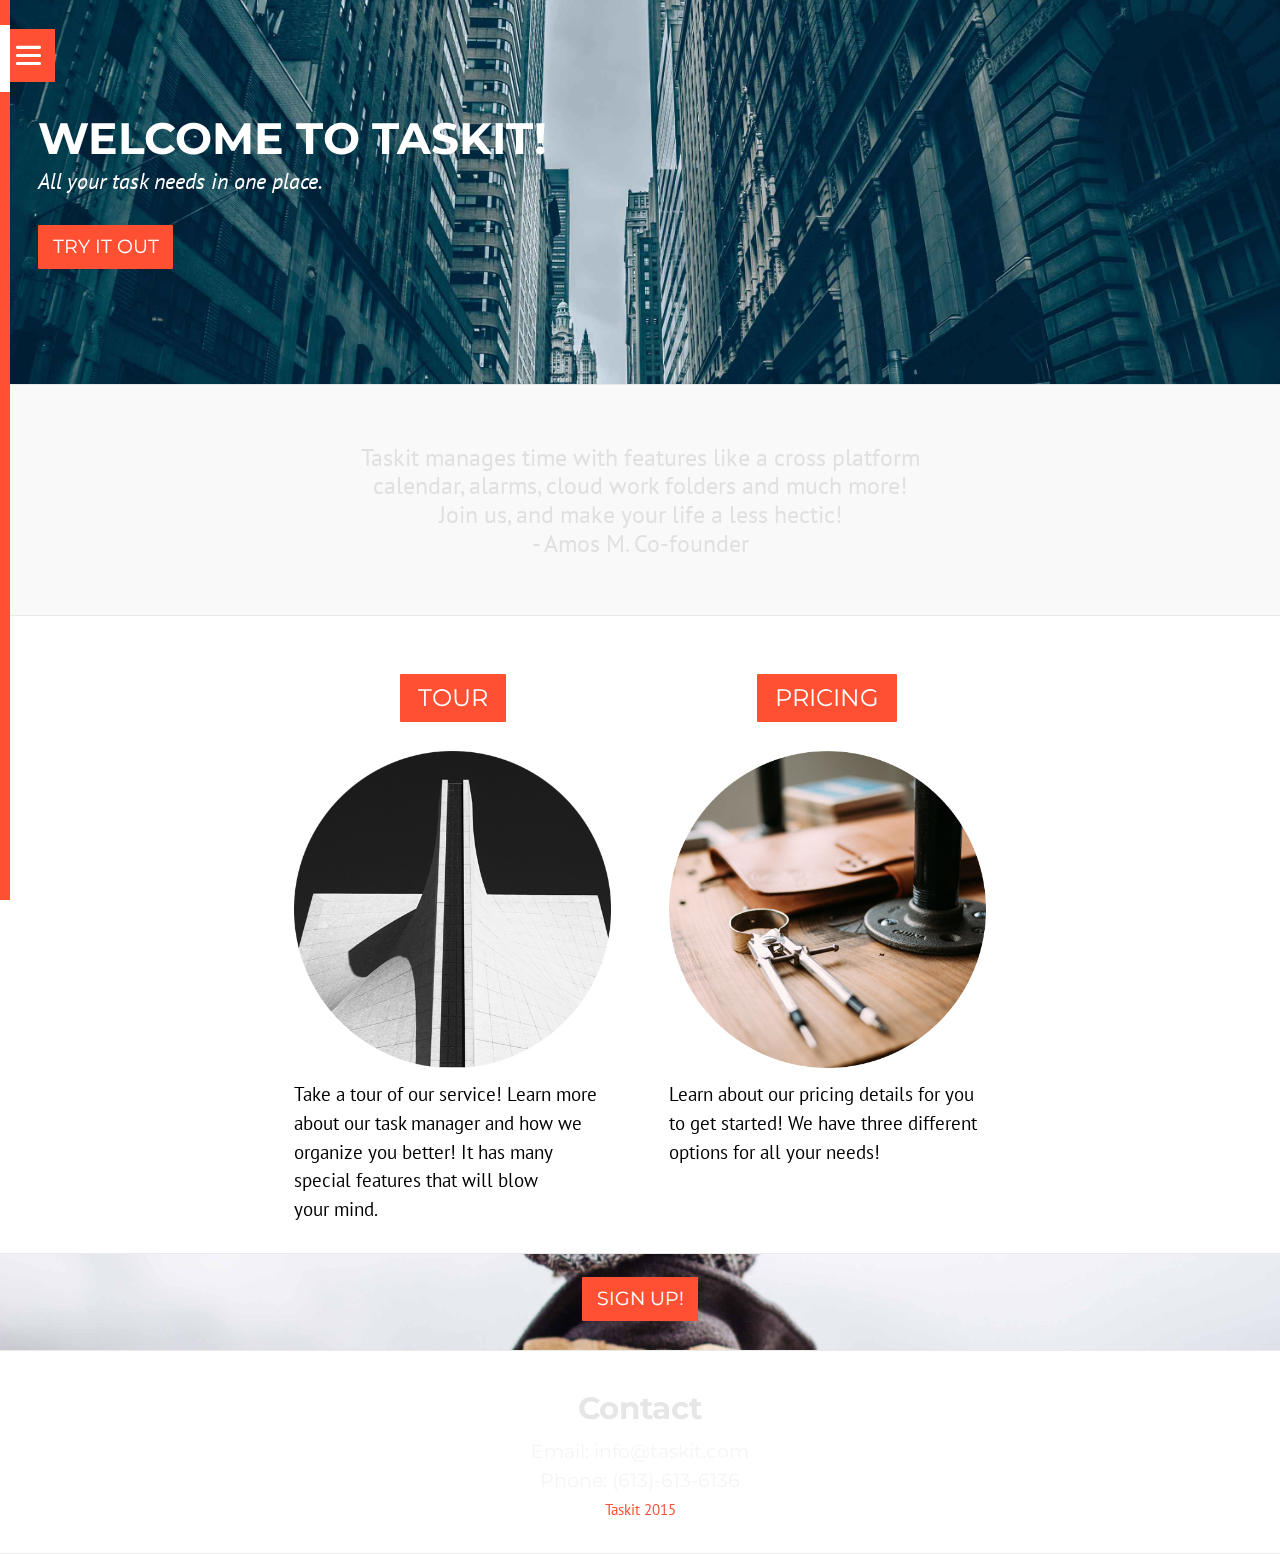
<file: index.html>
<!DOCTYPE html>
<html lang="en-ca">
<head>
	<link href="images/favicon.ico" rel="shortcut icon">
	<meta charset="utf-8">
	<link href="css/modules.css" rel="stylesheet">
	<link href="css/grid.css" rel="stylesheet">
	<link href="css/typography.css" rel="stylesheet">
	<link href="css/colour.css" rel="stylesheet">
	<link href="css/main.css" rel="stylesheet">
	
	<title>Taskit</title>

	<meta name="handheldfriendly" content="true">
	<meta name="mobileoptimized" content="240">
	<meta name="viewport" content="width=device-width, initial-scale=1">
	
	<link href='https://fonts.googleapis.com/css?family=Montserrat:400,700|PT+Sans:400,400italic' rel='stylesheet' type='text/css'>
	<style>
	h1,h2,h3,h4,nav,a {
		font-family: 'Montserrat', sans-serif;
	}
	p {
		font-family: 'PT sans', sans-serif;
	}
	</style>

</head>

<body>

<ul class="skip-links">
	<li><a href="#main" class="unit">Skip to main content</a></li>
	<li><a href="#nav" class="unit">Skip to navigation</a></li>
</ul>

<header class="">
	<input type="checkbox" class="nav-check" id="nav-check">
	<!-- This is the button we’d click to open/close the navigation -->
	<label class="nav-label pad-t" for="nav-check"><img src="images/toggle-button.svg" alt=""></label>

	<nav id="nav" class="nav text-center" role="navigation">
		<a class="push-down bold white selected-page" href="index.html">HOME</a>
		<a class="bold white" href="pricing.html">PRICING</a>
		<a class="bold white" href="tour.html">TOUR</a>
		<a class="bold white" href="signup.html">SIGNUP</a>
	</nav>

	<div class="fade"></div>

</header>

<main id="main" class="" role="main">
<div class="hero-banner hero " role="banner">
	<div class="hero-content">
		<h1 class="bold yotta push-none white">WELCOME TO TASKIT!</h1>
		<p class="mega italic white">All your task needs in one place.</p>
		<a class="btn" href="signup.html">TRY IT OUT</a>
	</div>
</div>

<div class="line-separator"></div>

<div class="gutterpad-t-2 b-grey-light">
<p class="giga island-2 grey text-center intro">Taskit manages time with features like a cross platform calendar, alarms, cloud work folders and much more! Join us, and make your life a less&nbsp;hectic!<br> - Amos M. Co-founder</p>
</div>

<div class="line-separator"></div>

<div class="grid gutter wrapper">

<div class="unit xs-1 s-1 m-1-2 l-1-2 gutter pad-t-2">
		<figure>
			<div class="text-center">
				<a href="tour.html" class="btn giga push">TOUR</a>
			</div>
			<div class="embed embed--1by1">
				<img class="embed__item" src="images/features.jpg" alt="">
			</div>
			<figcaption>
				<p class="push-d-1-2">Take a tour of our service! Learn more about our task manager and how we organize you better! It has many special features that will blow your&nbsp;mind.</p>
			</figcaption>
		</figure>
	</div>

<div class="unit xs-1 s-1 m-1-2 l-1-2 gutter pad-t-2 header-button push-2">
		<figure>
			<div class="text-center">
			<a href="pricing.html" class="text-center btn giga push" >PRICING</a>
			</div>
			<div class="embed embed--1by1">
				<img class="embed__item" src="images/pricing" alt="">
			</div>
			<figcaption>
				<p class="push-d-1-2">Learn about our pricing details for you to get started! We have three different options for all your needs!</p>
			</figcaption>
		</figure>
		
	</div>
</div>

<div class="line-separator"></div>


<div class="signup-banner push-d">
	<div class="signup-banner-content pad-t pad-b text-center">
		<a class="btn" href="signup.html">SIGN UP!</a>
	</div>
</div>

</main>

<div class="line-separator"></div>

<footer class="orange text-center gutterpad-b pad-t">
	
	<h2 class="grey push-none">Contact</h2>
	<a class="grey block contact" href="mailto:info@taskit.com?">Email: info@taskit.com</a>
	<a class="grey contact" href="tel:">Phone: (613)-613-6136 </a>
	
	<div role="contentinfo">
		<p class="micro">Taskit 2015</p>
	</div>
</footer>

<div class="line-separator"></div>

</body>
</html>
</file>
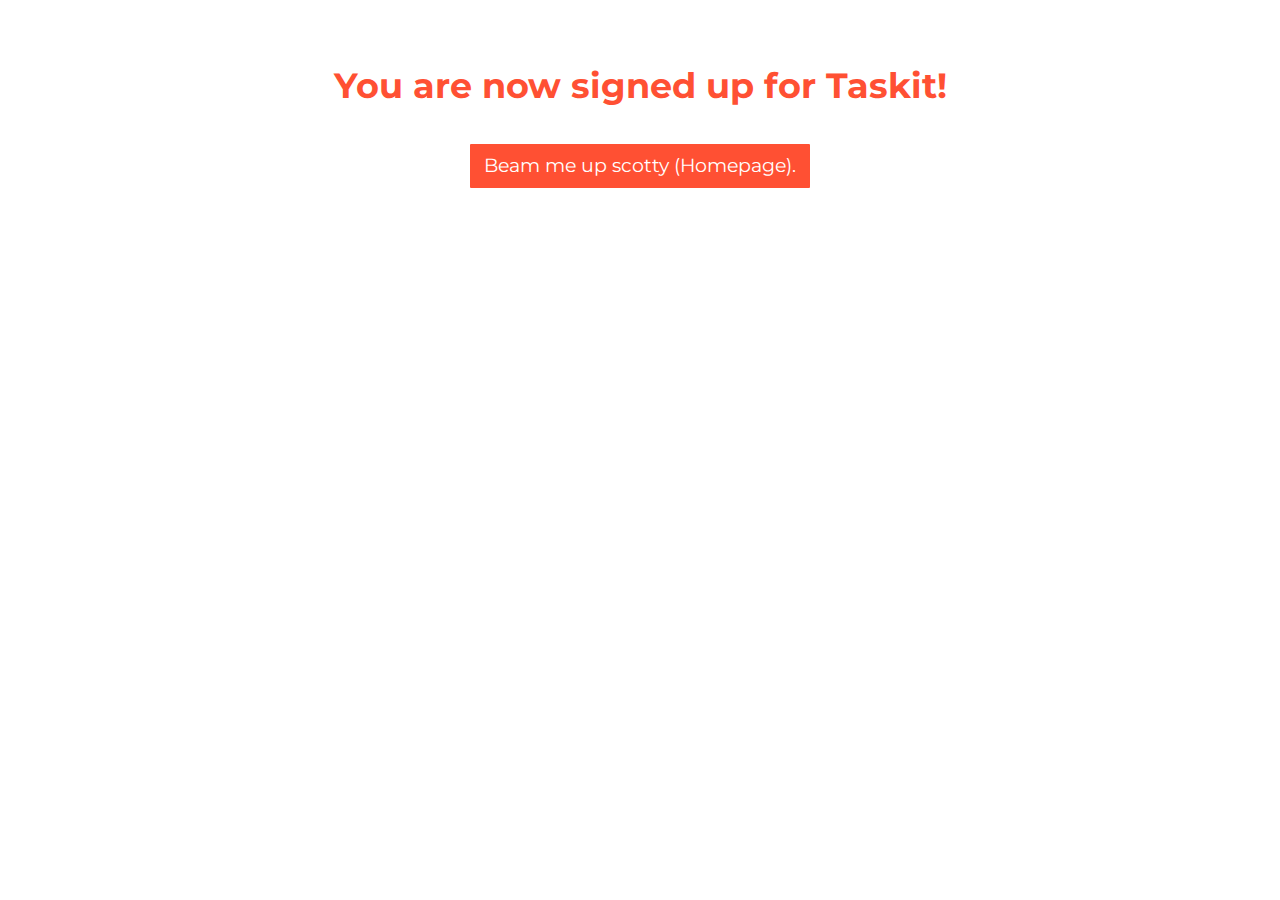
<file: confirmation.html>
<!DOCTYPE html>
<html lang="en-ca">
<head>
	<meta charset="utf-8">
	<link href="css/modules.css" rel="stylesheet">
	<link href="css/grid.css" rel="stylesheet">
	<link href="css/typography.css" rel="stylesheet">
	<link href="css/colour.css" rel="stylesheet">
	<link href="css/main.css" rel="stylesheet">
	
	<title>Taskit</title>

	<meta name="handheldfriendly" content="true">
	<meta name="mobileoptimized" content="240">
	<meta name="viewport" content="width=device-width, initial-scale=1">
	
	<link href='https://fonts.googleapis.com/css?family=Montserrat:400,700|PT+Sans:400,400italic' rel='stylesheet' type='text/css'>
	<style>
	h1,h2,h3,h4,nav,a {
		font-family: 'Montserrat', sans-serif;
	}
	p {
		font-family: 'PT sans', sans-serif;
	}
	</style>

</head>
<body class="white grid">

<ul class="skip-links">
	<li><a href="#main" class="unit">Skip to main content</a></li>
	<li><a href="#nav" class="unit">Skip to navigation</a></li>
</ul>

<div class="pad-t-2 unit xs-1 s-1 m-1 l-1 text-center">
	<h1 class="orange">You are now signed up for Taskit!</h1>
	<a class="btn" href="index.html">Beam me up scotty (Homepage).</a>
</div>

</body>
</html>
</file>
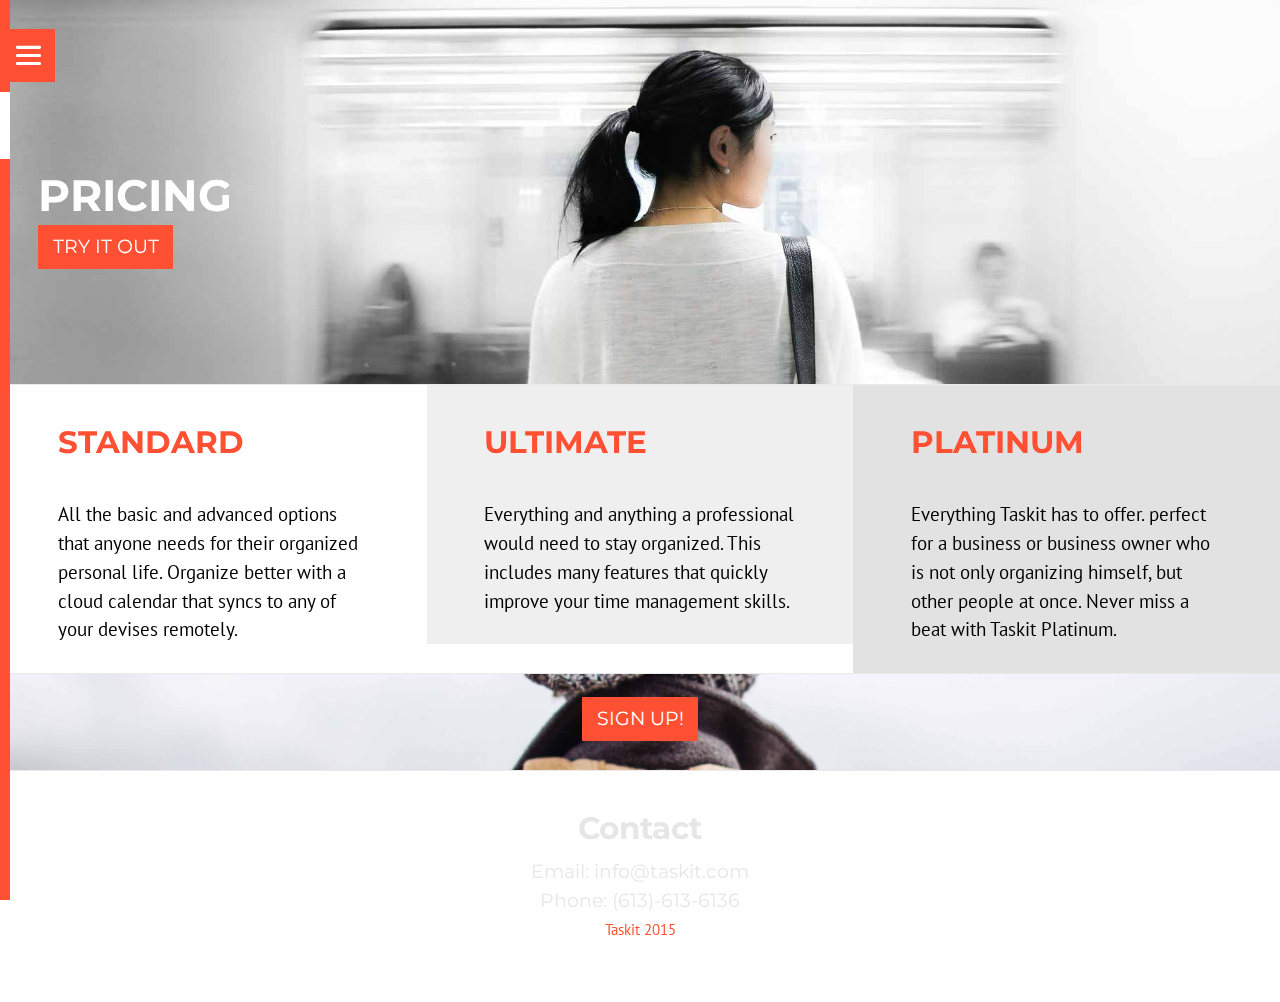
<file: pricing.html>
<!DOCTYPE html>
<html lang="en-ca">
<head>
	<meta charset="utf-8">
	<link href="css/modules.css" rel="stylesheet">
	<link href="css/grid.css" rel="stylesheet">
	<link href="css/typography.css" rel="stylesheet">
	<link href="css/colour.css" rel="stylesheet">
	<link href="css/main.css" rel="stylesheet">
	
	<title>Taskit</title>

	<meta name="handheldfriendly" content="true">
	<meta name="mobileoptimized" content="240">
	<meta name="viewport" content="width=device-width, initial-scale=1">
	
	<link href='https://fonts.googleapis.com/css?family=Montserrat:400,700|PT+Sans:400,400italic' rel='stylesheet' type='text/css'>
	<style>
	h1,h2,h3,h4,nav,a {
		font-family: 'Montserrat', sans-serif;
	}
	p {
		font-family: 'PT sans', sans-serif;
	}
	</style>
</head>

<body>

<ul class="skip-links">
	<li><a href="#main" class="unit">Skip to main content</a></li>
	<li><a href="#nav" class="unit">Skip to navigation</a></li>
</ul>

<header>
	<input type="checkbox" class="nav-check" id="nav-check">
	<!-- This is the button we’d click to open/close the navigation -->
	<label class="nav-label pad-t" for="nav-check"><img src="images/toggle-button.svg" alt=""></label>

	<nav id="nav" class="nav text-center" role="navigation">
		<a class="push-down bold white" href="index.html">HOME</a>
		<a class="bold white selected-page" href="pricing.html">PRICING</a>
		<a class="bold white" href="tour.html">TOUR</a>
		<a class="bold white" href="signup.html">SIGNUP</a>
	</nav>

	<div class="fade"></div>
</header>

<!-- Main -->
<div class="grid">
<main id="main" role="main">
<div class="hero-banner hero-pricing unit xs-1 s-1 m-1 l-1" role="banner">
	<div class="hero-content">
		<h1 class="bold yotta push-none white">PRICING</h1>
		<a class="btn" href="signup.html">TRY IT OUT</a>
	</div>
</div>

<div class="line-separator"></div>

<div class="unit xs-1 s-1 m-1 l-1-3 pad-t gutter-2">
	<h2 class="orange">STANDARD</h2>
	<p class="push-d-1-2 push-none pad-b">All the basic and advanced options that anyone needs for their organized personal life. Organize better with a cloud calendar that syncs to any of your devises remotely.</p>
</div>	

<div class="unit xs-1 s-1 m-1 l-1-3 gutter-2 pad-t b-grey-lt">
	<h2 class="orange">ULTIMATE</h2>
	<p class="push-d-1-2 push-none pad-b">Everything and anything a professional would need to stay organized. This includes many features that quickly improve your time management skills.</p>
</div>	

<div class="unit xs-1 s-1 m-1 l-1-3 gutter-2 pad-t  b-grey-drk">
	<h2 class="orange">PLATINUM</h2>
	<p class="push-d-1-2 push-none pad-b">Everything Taskit has to offer. perfect for a business or business owner who is not only organizing himself, but other people at once. Never miss a beat with Taskit Platinum.</p>
</div>	
</div>

<div class="line-separator"></div>

<div class="signup-banner push-d">
	<div class="signup-banner-content pad-t pad-b text-center">
		<a class="btn" href="signup.html">SIGN UP!</a>
	</div>
</div>

<div class="line-separator"></div>

</main>

<footer class="orange text-center gutter unit xs-1 s-1 m-1 l-1 pad-b pad-t">
	
	<h2 class="grey push-none">Contact</h2>
	<a class="grey block" href="mailto:info@taskit.com?">Email: info@taskit.com</a>
	<a class="grey" href="tel:">Phone: (613)-613-6136 </a>

	<div role="contentinfo">
		<p class="micro">Taskit 2015</p>
	</div>

</footer>
</body>
</html>
</file>
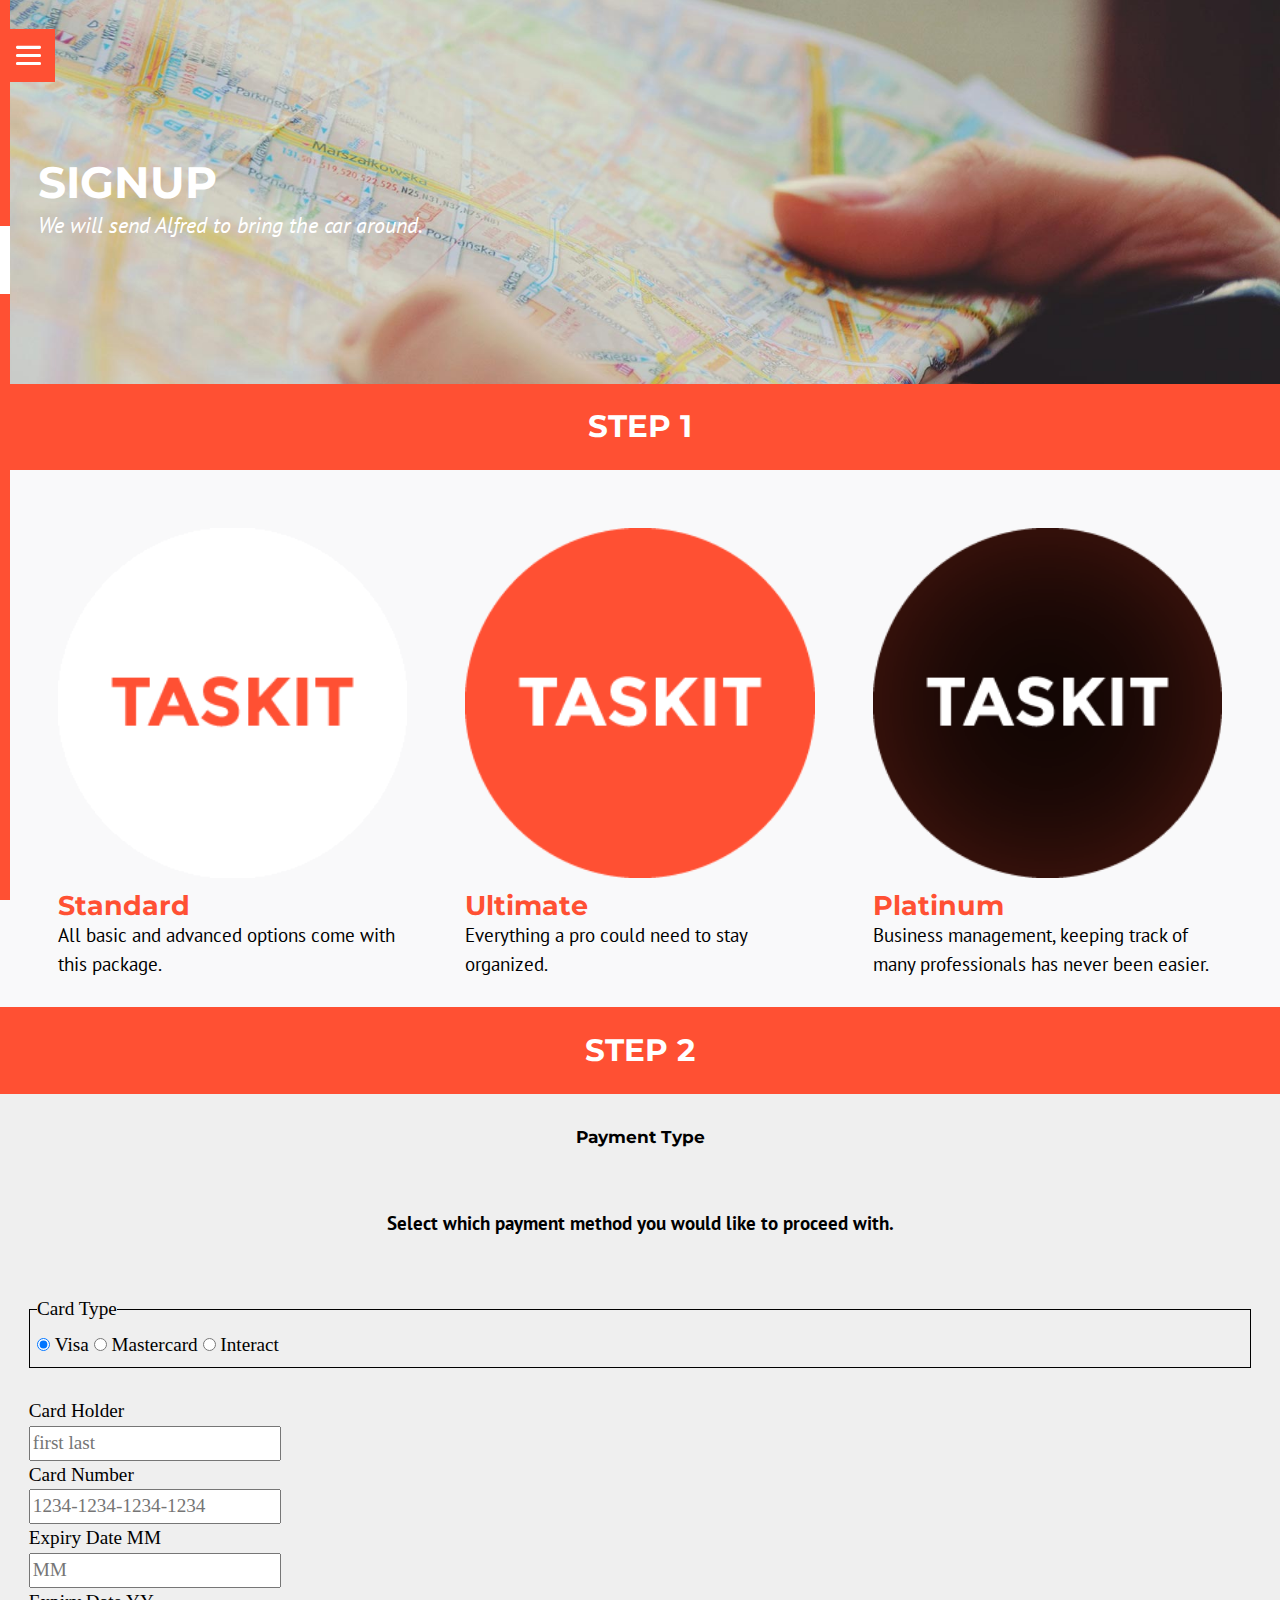
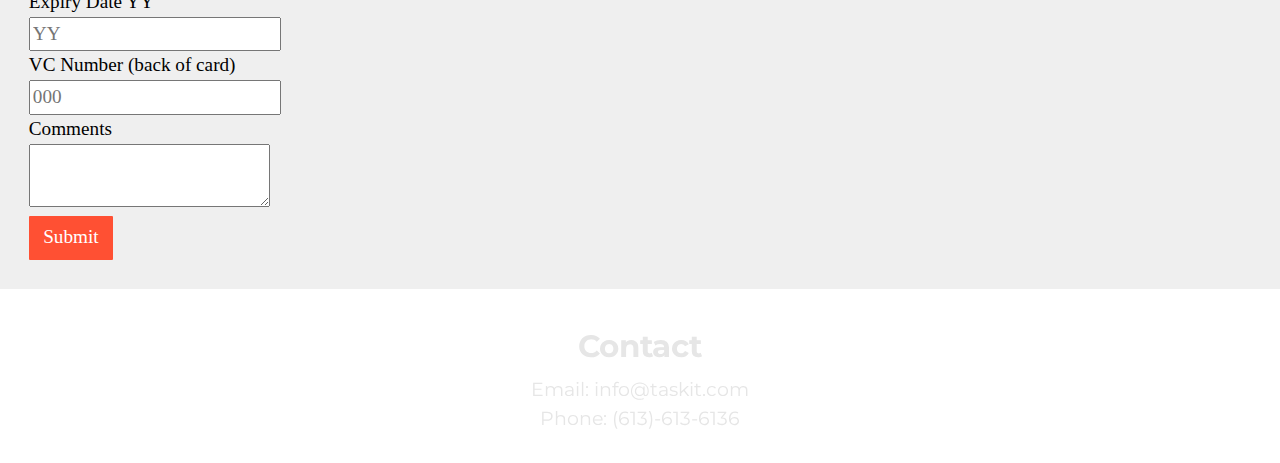
<file: signup.html>
<!DOCTYPE html>
<html lang="en-ca">
<head>
	<meta charset="utf-8">
	<link href="css/modules.css" rel="stylesheet">
	<link href="css/grid.css" rel="stylesheet">
	<link href="css/typography.css" rel="stylesheet">
	<link href="css/colour.css" rel="stylesheet">
	<link href="css/main.css" rel="stylesheet">
	
	<title>Taskit</title>

	<meta name="handheldfriendly" content="true">
	<meta name="mobileoptimized" content="240">
	<meta name="viewport" content="width=device-width, initial-scale=1">

	<link href='https://fonts.googleapis.com/css?family=Montserrat:400,700|PT+Sans:400,400italic' rel='stylesheet' type='text/css'>
	<style>
	h1,h2,h3,h4,nav,a {
		font-family: 'Montserrat', sans-serif;
	}
	p {
		font-family: 'PT sans', sans-serif;
	}
	</style>

</head>

<body class="grid">

<ul class="skip-links">
	<li><a href="#main" class="unit">Skip to main content</a></li>
	<li><a href="#nav" class="unit">Skip to navigation</a></li>
</ul>

<header class="unit">
	<input type="checkbox" class="nav-check" id="nav-check">
	<!-- This is the button we’d click to open/close the navigation -->
	<label class="nav-label pad-t" for="nav-check"><img src="images/toggle-button.svg" alt=""></label>

	<nav id="nav" class="nav text-center" role="navigation">
		<a class="push-down bold white" href="index.html">HOME</a>
		<a class="bold white" href="pricing.html">PRICING</a>
		<a class="bold white" href="tour.html">TOUR</a>
		<a class="bold white selected-page" href="signup.html">SIGNUP</a>
	</nav>

	<div class="fade"></div>

</header>

<main id="main" class="" role="main">

<div class="hero-banner hero-sign unit xs-1 s-1 m-1 l-1" role="banner">
	<div class="hero-content">
		<h1 class="bold yotta push-none white">SIGNUP</h1>
		<p class="mega italic white">We will send Alfred to bring the car around.</p>
	</div>
</div>

<!-- step 1 (options) -->
<div class="unit xs-1 s-1 m-1 l-1 b-color-orange white text-center push-none island-1-2"><h2 class="push-none">STEP 1</h2></div>


<div class="gutter b-grey-light pad-t">


<div class="unit xs-1 s-1 m-1-3 l-1-3 gutter pad-t b-grey-light">
		<figure>
			<div class="embed embed--1by1">
				<img class="embed__item" src="images/standard.png" alt="">
			</div>
			<figcaption>
				<h3 class="push-none pad-t-1-2 orange">Standard</h3>
				<p class="push-d-1-4">All basic and advanced options come with this package.</p>
			</figcaption>
		</figure>
	</div>	

<div class="unit xs-1 s-1 m-1-3 l-1-3 gutter pad-t b-grey-light">
		<figure>
			<div class="embed embed--1by1">
				<img class="embed__item" src="images/ultimate.png" alt="">
			</div>
			<figcaption>
				<h3 class="orange pad-t-1-2 push-none">Ultimate</h3>			
				<p class="push-d-1-4">Everything a pro could need to stay organized.</p>
			</figcaption>
		</figure>
	</div>

<div class="unit xs-1 s-1 m-1-3 l-1-3 gutter pad-t b-grey-light">
		<figure>
			<div class="embed embed--1by1">
				<img class="embed__item" src="images/platinum.png" alt="">
			</div>
			<figcaption>
				<h3 class="orange pad-t-1-2 push-none">Platinum</h3>			
				<p class="push-d-1-4">Business management, keeping track of many professionals has never been easier.</p>
			</figcaption>
		</figure>
	</div>
</div>
<!-- End of step 1 -->

<!-- step 2 (payment type) All of this will be in a table when we learn how to do that which is why some formatting is off right now-->

<div class="unit xs-1 s-1 m-1 l-1 text-center push-none island-1-2 b-color-orange white"><h2 class="push-none">STEP 2</h2></div>

<div class="b-grey-lt pad-t pad-b">
<h3 class="milli unit text-center xs-1 s-1 m-1 l-1">Payment Type</h3>
<p class="unit xs-1 s-1 m-1 l-1 text-center bold island b-grey-lt">Select which payment method you would like to proceed with.</p>

<form action="https://formspree.io/amospetermarsters@gmail.com"
      method="POST">
<div class="gutter unit xs-1 s-1 m-1 l-1">

	<fieldset>
		<legend>Card Type</legend>
		
		<input id="visa" type="radio" name="card" checked>
		<label for="visa">Visa</label>
		
		<input id="mastercard" type="radio" name="card">
		<label for="mastercard">Mastercard</label>
		
		<input id="interact" type="radio" name="card">
		<label for="interact">Interact</label>
	
	</fieldset>

	<!-- <div>
		<label for="card">Card Type</label>
		<select id="card" required>
			<option>Visa</option>
			<option>Visa Debit</option>
			<option>Mastercard</option>
			<option>Paypal</option>
		</select>
	</div> -->

	<div>
		<label for="card-holder">Card Holder</label>
		<input id="card-holder" required placeholder="first last" name="card-holder">
	</div>

	<div>
		<label for="card-number">Card Number</label>
		<input id="card-number" type"number" required placeholder="1234-1234-1234-1234" name="card-number">
	</div>

	<div>
		<label for="expiry">Expiry Date MM</label>
		<input id="expiry" type="" required placeholder="MM" name="Month">
	</div>

	<div>
		<label for="expiry">Expiry Date YY</label>
		<input id="expiry" type="" required placeholder="YY" name="Year">
	</div>

	<div>
		<label for="vc">VC Number (back of card)</label>
		<input id="vc" required placeholder="000" name="VC">
	</div>

	<div>
		<label for="comment">Comments</label>
		<textarea id="comment" name="Comment"></textarea>
	</div>

	<div>
		<button class="btn" type="submit">Submit</button>
	</div>

	<input type="hidden" name="_next" value="https://http://b2g7m.github.io/dsn1675-saas-website/confirmation.html">

</div>
</form>



</div> <!-- Background grey end -->
<!-- End of step 2 -->

</main>

<footer class="orange text-center gutter unit xs-1 s-1 m-1 l-1 pad-b pad-t">
	
	<h2 class="grey push-none">Contact</h2>
	<a class="grey block" href="mailto:info@taskit.com?">Email: info@taskit.com</a>
	<a class="grey" href="tel:">Phone: (613)-613-6136 </a>

</footer>
</body>
</html>
</file>
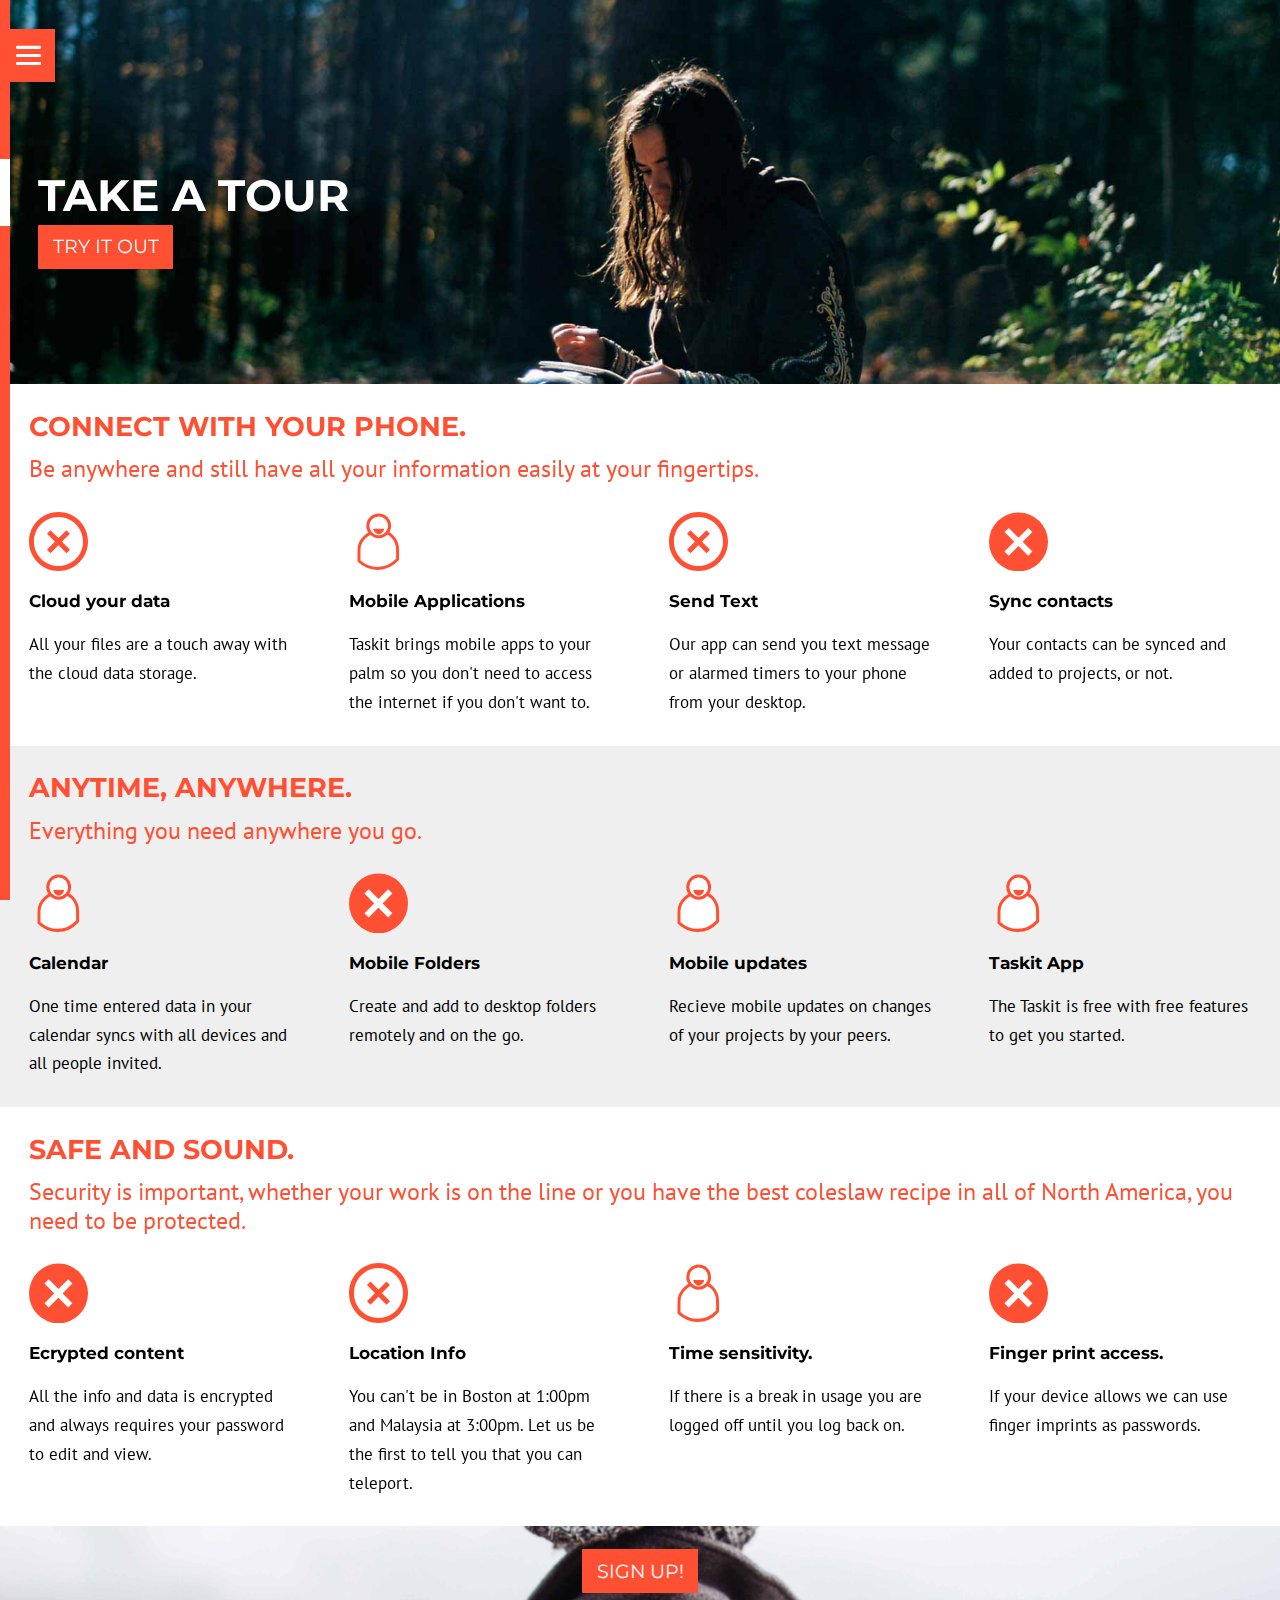
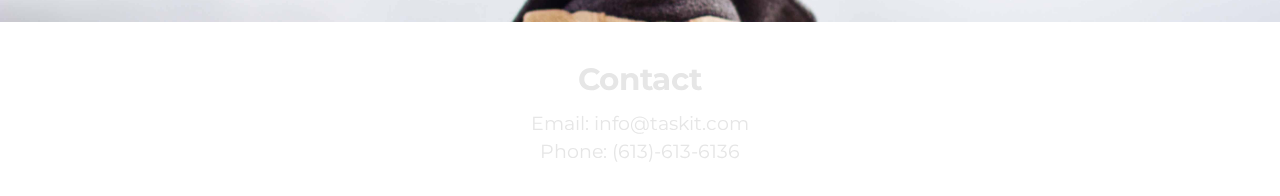
<file: tour.html>
<!DOCTYPE html>
<html lang="en-ca">
<head>

	<meta charset="utf-8">
	<link href="css/modules.css" rel="stylesheet">
	<link href="css/grid.css" rel="stylesheet">
	<link href="css/typography.css" rel="stylesheet">
	<link href="css/colour.css" rel="stylesheet">
	<link href="css/main.css" rel="stylesheet">

	
	<title>Taskit</title>

	<meta name="handheldfriendly" content="true">
	<meta name="mobileoptimized" content="240">
	<meta name="viewport" content="width=device-width, initial-scale=1">
	
	<link href='https://fonts.googleapis.com/css?family=Montserrat:400,700|PT+Sans:400,400italic' rel='stylesheet' type='text/css'>
	<style>
	h1,h2,h3,h4,nav,a {
		font-family: 'Montserrat', sans-serif;
	}
	p {
		font-family: 'PT sans', sans-serif;
	}
	</style>

</head>

<body class="">

<ul class="skip-links">
	<li><a href="#main" class="unit">Skip to main content</a></li>
	<li><a href="#nav" class="unit">Skip to navigation</a></li>
</ul>

<header class="">
	<input type="checkbox" class="nav-check" id="nav-check">
	<!-- This is the button we’d click to open/close the navigation -->
	<label class="nav-label pad-t" for="nav-check"><img src="images/toggle-button.svg" alt=""></label>

	<nav id="nav" class="nav text-center" role="navigation">
		<a class="push-down bold white" href="index.html">HOME</a>
		<a class="bold white" href="pricing.html">PRICING</a>
		<a class="bold white selected-page" href="tour.html">TOUR</a>
		<a class="bold white" href="signup.html">SIGNUP</a>
	</nav>

	<div class="fade"></div>

</header>

<main id="main" class="" role="main">

<div class="hero-banner hero-tour unit xs-1 s-1 m-1 l-1" role="banner">
	<div class="hero-content">
		<h1 class="bold yotta push-none white">TAKE A TOUR</h1>
		<a class="btn" href="signup.html">TRY IT OUT</a>
	</div>
</div>

<!-- 1/3 -->
<div class="grid">
<div class="pad-t">
	<div class="unit xs-1 s-1 m-1 l-1 gutter orange">
	<h3 class="push-none">CONNECT WITH YOUR PHONE.</h3>
	<p class="push-d-1-2 giga">Be anywhere and still have all your information easily at your fingertips.</p>
	</div>

<div class="unit xs-1 s-1 m-1-2 l-1-4">
	<div class="media gutter-1-2">
		<div class="media__img gutter-1-2">
			<img class="" src="images/o-c-o.svg" alt="">
		</div>
		<div class="media__body gutter-1-2">
			<h3 class="milli push-1-2 pad-t-1-4">Cloud your data</h3>
			<p class="milli">All your files are a touch away with the cloud data storage.</p>
		</div>		
	</div>
</div>

<div class="unit xs-1 s-1 m-1-2 l-1-4">
	<div class="media gutter-1-2">
		<div class="media__img gutter-1-2">
			<img class="" src="images/person-outline.svg" alt="">
		</div>
		<div class="media__body gutter-1-2">
			<h3 class="milli push-1-2 pad-t-1-4">Mobile Applications</h3>
			<p class="milli">Taskit brings mobile apps to your palm so you don't need to access the internet if you don't want to.</p>
		</div>		
	</div>
</div>

<div class="unit xs-1 s-1 m-1-2 l-1-4">
	<div class="media gutter-1-2">
		<div class="media__img gutter-1-2">
			<img class="" src="images/o-c-o.svg" alt="">
		</div>
		<div class="media__body gutter-1-2">
			<h3 class="milli push-1-2 pad-t-1-4">Send Text</h3>
			<p class="milli">Our app can send you text message or alarmed timers to your phone from your desktop.</p>
		</div>		
	</div>
</div>

<div class="unit xs-1 s-1 m-1-2 l-1-4">
	<div class="media gutter-1-2">
		<div class="media__img gutter-1-2">
			<img class="" src="images/o-c-f.svg" alt="">
		</div>
		<div class="media__body gutter-1-2">
			<h3 class="milli push-1-2 pad-t-1-4">Sync contacts</h3>
			<p class="milli">Your contacts can be synced and added to projects, or not.</p>
		</div>		
	</div>
</div>
</div>
<!-- 1/3 -->

<!-- 2/3 -->
<div class="b-grey-lt pad-t">
	<div class="unit xs-1 s-1 m-1 l-1 gutter orange">
	<h3 class="push-none">ANYTIME, ANYWHERE.</h3>
	<p class="push-d-1-2 giga">Everything you need anywhere you go.</p>
	</div>
	
<div class="unit xs-1 s-1 m-1-2 l-1-4">
	<div class="media gutter-1-2">
		<div class="media__img gutter-1-2">
			<img class="" src="images/person-outline.svg" alt="">
		</div>
		<div class="media__body gutter-1-2">
			<h3 class="milli push-1-2 pad-t-1-4">Calendar</h3>
			<p class="milli">One time entered data in your calendar syncs with all devices and all people invited.</p>
		</div>		
	</div>
</div>

<div class="unit xs-1 s-1 m-1-2 l-1-4">
	<div class="media gutter-1-2">
		<div class="media__img gutter-1-2">
			<img class="" src="images/o-c-f.svg" alt="">
		</div>
		<div class="media__body gutter-1-2">
			<h3 class="milli push-1-2 pad-t-1-4">Mobile Folders</h3>
			<p class="milli">Create and add to desktop folders remotely and on the go.</p>
		</div>		
	</div>
</div>

<div class="unit xs-1 s-1 m-1-2 l-1-4">
	<div class="media gutter-1-2">
		<div class="media__img gutter-1-2">
			<img class="" src="images/person-outline.svg" alt="">
		</div>
		<div class="media__body gutter-1-2">
			<h3 class="milli push-1-2 pad-t-1-4">Mobile updates</h3>
			<p class="milli">Recieve mobile updates on changes of your projects by your peers.</p>
		</div>
	</div>
</div>

<div class="unit xs-1 s-1 m-1-2 l-1-4">
	<div class="media gutter-1-2">
		<div class="media__img gutter-1-2">
			<img class="" src="images/person-outline.svg" alt="">
		</div>
		<div class="media__body gutter-1-2">
			<h3 class="milli push-1-2 pad-t-1-4">Taskit App</h3>
			<p class="milli">The Taskit is free with free features to get you started.</p>
		</div>		
	</div>
</div>
</div>
<!-- 2/3 -->

<!-- 3/3 -->
<div class="pad-t">
	<div class="unit xs-1 s-1 m-1 l-1 gutter orange">
	<h3 class="push-none">SAFE AND SOUND.</h3>
	<p class="push-d-1-2 giga">Security is important, whether your work is on the line or you have the best coleslaw recipe in all of North America, you need to be protected.</p>
	</div>
	
<div class="unit xs-1 s-1 m-1-2 l-1-4">
	<div class="media gutter-1-2">
		<div class="media__img gutter-1-2">
			<img class="" src="images/o-c-f.svg" alt="">
		</div>
		<div class="media__body gutter-1-2">
			<h3 class="milli push-1-2 pad-t-1-4">Ecrypted content</h3>
			<p class="milli">All the info and data is encrypted and always requires your password to edit and view.</p>
		</div>		
	</div>
</div>

<div class="unit xs-1 s-1 m-1-2 l-1-4">
	<div class="media gutter-1-2">
		<div class="media__img gutter-1-2">
			<img class="" src="images/o-c-o.svg" alt="">
		</div>
		<div class="media__body gutter-1-2">
			<h3 class="milli push-1-2 pad-t-1-4">Location Info</h3>
			<p class="milli">You can't be in Boston at 1:00pm and Malaysia at 3:00pm. Let us be the first to tell you that you can teleport.</p>
		</div>		
	</div>
</div>

<div class="unit xs-1 s-1 m-1-2 l-1-4">
	<div class="media gutter-1-2">
		<div class="media__img gutter-1-2">
			<img class="" src="images/person-outline.svg" alt="">
		</div>
		<div class="media__body gutter-1-2">
			<h3 class="milli push-1-2 pad-t-1-4">Time sensitivity.</h3>
			<p class="milli">If there is a break in usage you are logged off until you log back on.</p>
		</div>		
	</div>
</div>

<div class="unit xs-1 s-1 m-1-2 l-1-4">
	<div class="media gutter-1-2">
		<div class="media__img gutter-1-2">
			<img class="" src="images/o-c-f.svg" alt="">
		</div>
		<div class="media__body gutter-1-2">
			<h3 class="milli push-1-2 pad-t-1-4">Finger print access.</h3>
			<p class="milli">If your device allows we can use finger imprints as passwords.</p>
		</div>		
	</div>
</div>
</div>
<!-- 3/3 -->
</div>
</div>

<div class="signup-banner push-d">
	<div class="signup-banner-content pad-t pad-b text-center">
		<a class="btn" href="signup.html">SIGN UP!</a>
	</div>
</div>
</main>

<footer class="orange text-center gutter unit xs-1 s-1 m-1 l-1 pad-b pad-t">
	
	<h2 class="grey push-none">Contact</h2>
	<a class="grey block" href="mailto:info@taskit.com?">Email: info@taskit.com</a>
	<a class="grey" href="tel:">Phone: (613)-613-6136 </a>

</footer>
</body>
</html>
</file>
<file: css/modules.css>
/*!
 * Modulifier || Code released under the UNLICENSE
 * Code under other copyrights & licenses listed below.
 * http://modulifier.web-dev.tools/#responsive;images;list-group;embed;media-object;icons;hidden;positioning;buttons;forms;accessibility;print
 */

@-moz-viewport { width: device-width; scale: 1; }
@-ms-viewport { width: device-width; scale: 1; }
@-o-viewport { width: device-width; scale: 1; }
@-webkit-viewport { width: device-width; scale: 1; }
@viewport { width: device-width; scale: 1; }

html {
  box-sizing: border-box;
  -moz-text-size-adjust: 100%;
  -ms-text-size-adjust: 100%;
  -webkit-text-size-adjust: 100%;
  text-size-adjust: 100%;
}

*, *::before, *::after {
  box-sizing: inherit;
}

body {
  margin: 0;
}

article, aside, details, figcaption, figure,
footer, header, main, menu, nav, section, summary {
  display: block;
}

audio, canvas, progress, video {
  display: inline-block;
  vertical-align: baseline;
}

template {
  display: none;
}

img {
  border: 0;
}

.img-flex {
  display: block;
  width: 100%;
}

svg:not(:root) {
  overflow: hidden;
}

svg {
  fill: currentColor;
  stroke: currentColor;
}

.image-replacement, .ir {
  overflow: hidden;
  direction: ltr;
  text-align: left;
  text-indent: 100%;
  white-space: nowrap;
}

.list-group {
  padding-left: 0;
  list-style-type: none;
}

.list-group > dd {
  margin-left: 0;
}

.list-group--inline::before,
.list-group--inline::after {
  content: "";
  display: table;
}

.list-group--inline::after {
  clear: both;
}

.list-group--inline > li {
  display: inline-block;
}

.list-group--inline > dt {
  clear: left;
  float: left;
  width: 11em;
}

.list-group--inline > dd {
  float: left;
  min-width: 12em;
}

.embed {
  margin-left: 0;
  margin-right: 0;
  overflow: hidden;
  position: relative;
  width: 100%;
}

.embed--1by1 {
  padding-top: 100%; /* Square */
}

.embed--4by3 {
  padding-top: 75%; /* Traditional TV/computer screens */
}

.embed--iso216 {
  padding-top: 70.92%; /* A-standard paper sizes */
}

.embed--3by2 {
  padding-top: 66.6%; /* Classic 35 mm film & most digital photos, landscape */
}

.embed--2by3 {
  padding-top: 150%; /* Classic 35 mm film & most digital photos, portrait */
}

.embed--golden {
  padding-top: 61.8%; /* The Golden Ratio */
}

.embed--16by9 {
  padding-top: 56.25%; /* HD TV */
}

.embed--185by100 {
  padding-top: 54.05%; /* Common widescreen cinema */
}

.embed--24by10 {
  padding-top: 41.667%; /* Widescreen cinema: 2.4:1 */;
}

.embed--3by1 {
  padding-top: 33.3333%; /* Panorama photos */
}

.embed--4by1 {
  padding-top: 25%; /* Polyvision */
}

.embed__item {
  height: 100%;
  left: 0;
  position: absolute;
  top: 0;
  width: 100%;
}

.media {
  overflow: hidden;
}

.media__img {
  float: left;
}

.media__img--reversed {
  float: right;
}

.media__img--stacked {
  float: none;
}

.media__body {
  overflow: hidden;
  min-width: 12em; /* Slightly less than 200px, responsiveness built in */
}

.icon {
  display: inline-block;
  position: relative;
  background: transparent none no-repeat center center;
  background-size: contain;
  vertical-align: middle;
}

.i--16 {
  height: 16px;
  width: 16px;
}

.i--18 {
  height: 18px;
  width: 18px;
}

.i--24 {
  height: 24px;
  width: 24px;
}

.i--32 {
  height: 32px;
  width: 32px;
}

.i--48 {
  height: 48px;
  width: 48px;
}

.i--64 {
  height: 64px;
  width: 64px;
}

.icon svg {
  left: 0;
  height: 100%;
  position: absolute;
  top: 0;
  width: 100%;
}

.icon-label {
  vertical-align: middle;
}

.icon-link, .icon-link:hover {
  text-decoration: none;
}

[hidden], .hidden {
  display: none;
  visibility: hidden;
}

.visually-hidden {
  height: 1px;
  margin: -1px;
  overflow: hidden;
  padding: 0;
  position: absolute;
  width: 1px;
  border: 0;
  clip: rect(0 0 0 0);
}

.visually-hidden.focusable:active, .visually-hidden.focusable:focus {
  height: auto;
  margin: 0;
  overflow: visible;
  position: static;
  width: auto;
  clip: auto;
}

.invisible {
  visibility: hidden;
}

.truncate {
  max-width: 100%;
  overflow: hidden;
  width: 100%;
  text-overflow: ellipsis;
  white-space: nowrap;
}

.scrollable {
  max-width: 100%;
  overflow-x: auto;
  overflow-y: hidden;
  -webkit-overflow-scrolling: touch;
}

.center {
  margin-left: auto;
  margin-right: auto;
}

.clearfix::before, .clearfix::after {
  content: "";
  display: table;
}

.clearfix::after {
  clear: both;
}

.left {
  float: left;
}

.right {
  float: right;
}

.inline {
  display: inline;
}

.block {
  display: block;
}

.inline-block, .ib {
  display: inline-block;
}

.valign-top {
  vertical-align: top;
}

.valign-bottom {
  vertical-align: bottom;
}

.valign-middle {
  vertical-align: middle;
}

.fixed {
  position: fixed;
}

.relative {
  position: relative;
}

.absolute {
  position: absolute;
}

.static {
  position: static;
}

.zindex-1 {
  z-index: 1;
}

.zindex-2 {
  z-index: 2;
}

.zindex-3 {
  z-index: 3;
}

.pin-top-left, .pin-tl {
  top: 0;
  left: 0;
}

.pin-top-right, .pin-tr {
  top: 0;
  right: 0;
}

.pin-bottom-left, .pin-bl {
  bottom: 0;
  left: 0;
}

.pin-bottom-right, .pin-br {
  bottom: 0;
  right: 0;
}

.width-quarter, .w-1-4 {
  width: 25%;
}

.width-half, .w-1-2 {
  width: 50%;
}

.width-full, .w-1 {
  width: 100%;
}

.link-box {
  display: block;
  text-decoration: none;
}

.btn {
  display: inline-block;
  padding: 0.375em 0.75em 0.42em;
  background-color: #FF5033;
  border-radius: 1px;
  border: 0;
  color: #fff;
  text-decoration: none;
  margin: auto 0;

}

.btn:hover {
  background-color: white;
  color: #FF5033;
  transition: all 200ms ease-out;
}


.btn--light {
  background-color: #e2e2e2;
  color: #000;
}

.btn--light:hover {
  background-color: #666;
  color: #fff;
}

.btn--ghost {
  background-color: transparent;
  border: 3px solid #333;
  color: #000;
}

.btn--ghost:hover {
  border-color: #000;
}

label, .label-block {
  display: block;
  cursor: pointer;
}

input[type="checkbox"] + label,
input[type="radio"] + label,
.label-inline {
  display: inline-block;
}

/*!
 * (c) Nicolas Gallagher and Jonathan Neal of Normalize.css || MIT License
 *     https://necolas.github.io/normalize.css/
 */

button, input, optgroup, select, textarea {
  color: inherit;
  font: inherit;
  margin: 0;
}

button {
  overflow: visible;
}

button,
select {
  text-transform: none;
}

button,
html input[type="button"],
input[type="reset"],
input[type="submit"] {
  -webkit-appearance: button;
  cursor: pointer;
}

button[disabled],
html input[disabled] {
  cursor: default;
}

button::-moz-focus-inner,
input::-moz-focus-inner {
  border: 0;
  padding: 0;
}

input[type="checkbox"],
input[type="radio"] {
  padding: 0;
}

input[type="number"]::-webkit-inner-spin-button,
input[type="number"]::-webkit-outer-spin-button {
  height: auto;
}

input[type="search"] {
  -webkit-appearance: textfield;
}

input[type="search"]::-webkit-search-cancel-button,
input[type="search"]::-webkit-search-decoration {
  -webkit-appearance: none;
}

fieldset {
  border: 1px solid;
}

legend {
  border: 0;
  padding: 0;
}

textarea {
  overflow: auto;
}

optgroup {
  font-weight: bold;
}

/*! End Normalize.css code */

a:hover, a:active {
  outline: none;
}

a:focus, [tabindex="0"]:focus,
input:focus, textarea:focus, button:focus {
  outline: 3px solid #000;
  outline-offset: 3px;
}

.skip-links {
  margin: 0;
  padding: 0;
  list-style-type: none;
}

.skip-links a {
  padding: 0.5em 0.75em;
  position: absolute;
  top: -3em;
  z-index: 10000; /* To make sure they're always on top */
  background-color: #000;
  color: #fff;
  font-size: 1.125rem;
  font-weight: bold;
  text-decoration: none;
}

.skip-links a:focus {
  top: 0;
}

.print-only {
  display: none;
  visibility: hidden;
}

@media print {

  .no-print {
    display: none;
    visibility: hidden;
  }

  .print-only {
    display: block;
    visibility: visible;
  }

  /*!
   * (c) HTML5 Boilerplate || MIT License
   *     https://html5boilerplate.com/
   */

  *, *:before, *:after, *:first-letter, *:first-line {
    background: none transparent !important;
    color: #000 !important;
    box-shadow: none !important;
    text-shadow: none !important;
  }

  a, a:visited {
    text-decoration: underline;
  }

  a[href]:after {
    content: " (" attr(href) ")";
  }

  abbr[title]:after {
    content: " (" attr(title) ")";
  }

  a[href^="#"]:after,
  a[href^="javascript:"]:after {
    content: "";
  }

  pre, blockquote {
    page-break-inside: avoid;
  }

  thead {
    display: table-header-group;
  }

  tr, img {
    page-break-inside: avoid;
  }

  p, h1, h2, h3, h4, h5, h6 {
    orphans: 3;
    widows: 3;
  }

  h1, h2, h3, h4, h5, h6 {
    page-break-after: avoid;
  }

  /*! End HTML5 Boilerplate code */
}
</file>
<file: css/grid.css>
/* http://gridifier.web-dev.tools/#xs,4,0,0,0;s,4,25,0,0;m,4,38,1,1;l,4,60,1,1 */

.grid {
  margin: 0;
  padding: 0;
  letter-spacing: -0.31em;
  text-rendering: optimizespeed;
  display: -webkit-flex;
  -webkit-flex-flow: row wrap;
  display: -ms-flexbox;
  -ms-flex-flow: row wrap;
  display: flex;
  flex-flow: row wrap;
}

.grid-bottom {
  -webkit-align-items: flex-end;
  -ms-align-items: flex-end;
  align-items: flex-end;
}

.grid-middle {
  -webkit-align-items: center;
  -ms-align-items: center;
  align-items: center;
}

.grid-stretch {
  -webkit-align-items: stretch;
  -ms-align-items: stretch;
  align-items: stretch;
}

.opera-only :-o-prefocus, .grid {
  word-spacing: -0.43em;
}

.unit {
  letter-spacing: normal;
  text-rendering: auto;
  vertical-align: top;
  word-spacing: normal;
  display: inline-block;
  visibility: visible;
}

.grid-bottom .unit {
  vertical-align: bottom;
}

.grid-middle .unit {
  vertical-align: middle;
}

[class*="unit-push-"],
[class*="unit-pull-"] {
  position: relative;
}

.unit-xs-hidden {
  display: none;
  visibility: hidden;
}

.unit-xs-centered {
  margin: 0 auto;
}

.unit-xs-1, .xs-1 {
  display: block;
  visibility: visible;
  width: 100%;
}

.unit-xs-1-2, .xs-1-2 {
  width: 50.0000%;
}

.unit-xs-1-3, .xs-1-3 {
  width: 33.3333%;
}

.unit-xs-2-3, .xs-2-3 {
  width: 66.6667%;
}

.unit-xs-1-4, .xs-1-4 {
  width: 25.0000%;
}

.unit-xs-3-4, .xs-3-4 {
  width: 75.0000%;
}

.unit-xs-1-2,.xs-1-2,.unit-xs-1-3,.xs-1-3,.unit-xs-2-3,.xs-2-3,.unit-xs-1-4,.xs-1-4,.unit-xs-3-4,.xs-3-4 {
  display: inline-block;
  visibility: visible;
}

@media only screen and (min-width: 25em) {

.unit-s-hidden {
  display: none;
  visibility: hidden;
}

.unit-s-centered {
  margin: 0 auto;
}

.unit-s-1, .s-1 {
  display: block;
  visibility: visible;
  width: 100%;
}

.unit-s-1-2, .s-1-2 {
  width: 50.0000%;
}

.unit-s-1-3, .s-1-3 {
  width: 33.3333%;
}

.unit-s-2-3, .s-2-3 {
  width: 66.6667%;
}

.unit-s-1-4, .s-1-4 {
  width: 25.0000%;
}

.unit-s-3-4, .s-3-4 {
  width: 75.0000%;
}

.unit-s-1-2,.s-1-2,.unit-s-1-3,.s-1-3,.unit-s-2-3,.s-2-3,.unit-s-1-4,.s-1-4,.unit-s-3-4,.s-3-4 {
  display: inline-block;
  visibility: visible;
}

}

@media only screen and (min-width: 38em) {

.unit-m-hidden {
  display: none;
  visibility: hidden;
}

.unit-m-centered {
  margin: 0 auto;
}

.unit-m-1, .m-1 {
  display: block;
  visibility: visible;
  width: 100%;
}

.unit-offset-m-0 {
  margin-left: 0;
}

.unit-push-m-0,
.unit-pull-m-0 {
  left: 0;
}

.unit-m-1-2, .m-1-2 {
  width: 50.0000%;
}

.unit-offset-m-1-2 {
  margin-left: 50.0000%;
}

.unit-push-m-1-2 {
  left: 50.0000%;
}

.unit-pull-m-1-2 {
  left: -50.0000%;
}

.unit-m-1-3, .m-1-3 {
  width: 33.3333%;
}

.unit-offset-m-1-3 {
  margin-left: 33.3333%;
}

.unit-push-m-1-3 {
  left: 33.3333%;
}

.unit-pull-m-1-3 {
  left: -33.3333%;
}

.unit-m-2-3, .m-2-3 {
  width: 66.6667%;
}

.unit-offset-m-2-3 {
  margin-left: 66.6667%;
}

.unit-push-m-2-3 {
  left: 66.6667%;
}

.unit-pull-m-2-3 {
  left: -66.6667%;
}

.unit-m-1-4, .m-1-4 {
  width: 25.0000%;
}

.unit-offset-m-1-4 {
  margin-left: 25.0000%;
}

.unit-push-m-1-4 {
  left: 25.0000%;
}

.unit-pull-m-1-4 {
  left: -25.0000%;
}

.unit-m-3-4, .m-3-4 {
  width: 75.0000%;
}

.unit-offset-m-3-4 {
  margin-left: 75.0000%;
}

.unit-push-m-3-4 {
  left: 75.0000%;
}

.unit-pull-m-3-4 {
  left: -75.0000%;
}

.unit-m-1-2,.m-1-2,.unit-m-1-3,.m-1-3,.unit-m-2-3,.m-2-3,.unit-m-1-4,.m-1-4,.unit-m-3-4,.m-3-4 {
  display: inline-block;
  visibility: visible;
}

}

@media only screen and (min-width: 60em) {

.unit-l-hidden {
  display: none;
  visibility: hidden;
}

.unit-l-centered {
  margin: 0 auto;
}

.unit-l-1, .l-1 {
  display: block;
  visibility: visible;
  width: 100%;
}

.unit-offset-l-0 {
  margin-left: 0;
}

.unit-push-l-0,
.unit-pull-l-0 {
  left: 0;
}

.unit-l-1-2, .l-1-2 {
  width: 50.0000%;
}

.unit-offset-l-1-2 {
  margin-left: 50.0000%;
}

.unit-push-l-1-2 {
  left: 50.0000%;
}

.unit-pull-l-1-2 {
  left: -50.0000%;
}

.unit-l-1-3, .l-1-3 {
  width: 33.3333%;
}

.unit-offset-l-1-3 {
  margin-left: 33.3333%;
}

.unit-push-l-1-3 {
  left: 33.3333%;
}

.unit-pull-l-1-3 {
  left: -33.3333%;
}

.unit-l-2-3, .l-2-3 {
  width: 66.6667%;
}

.unit-offset-l-2-3 {
  margin-left: 66.6667%;
}

.unit-push-l-2-3 {
  left: 66.6667%;
}

.unit-pull-l-2-3 {
  left: -66.6667%;
}

.unit-l-1-4, .l-1-4 {
  width: 25.0000%;
}

.unit-offset-l-1-4 {
  margin-left: 25.0000%;
}

.unit-push-l-1-4 {
  left: 25.0000%;
}

.unit-pull-l-1-4 {
  left: -25.0000%;
}

.unit-l-3-4, .l-3-4 {
  width: 75.0000%;
}

.unit-offset-l-3-4 {
  margin-left: 75.0000%;
}

.unit-push-l-3-4 {
  left: 75.0000%;
}

.unit-pull-l-3-4 {
  left: -75.0000%;
}

.unit-l-1-2,.l-1-2,.unit-l-1-3,.l-1-3,.unit-l-2-3,.l-2-3,.unit-l-1-4,.l-1-4,.unit-l-3-4,.l-3-4 {
  display: inline-block;
  visibility: visible;
}

}

.unit-content-distribute {
  display: -ms-flexbox;
  display: -webkit-flex;
  display: flex;
  -ms-flex-direction: column;
  -webkit-flex-direction: column;
  flex-direction: column;
  -ms-flex-pack: justify;
  -webkit-justify-content: space-between;
  justify-content: space-between;
  -ms-flex-align: center;
  -webkit-align-items: center;
  align-items: center;
}

.content-fill {
  -ms-flex-grow: 2;
  -webkit-flex-grow: 2;
  flex-grow: 2;
  max-width: 100%; /* @bugfix: IE 10, 11 */
}

.content-shrink {
  -ms-align-self: center;
  -webkit-align-self: center;
  align-self: center;
}
</file>
<file: css/typography.css>
/*
  Typografier || Code released under the UNLICENSE
  http://typografier.web-dev.tools/#0,100,1.3,1.067;38,110,1.4,1.125;60,120,1.5,1.125;90,130,1.5,1.125
*/

html {
  font-size: 100%;
  line-height: 1.3;
}

a {
  background-color: transparent;
}

sub, sup {
  font-size: 75%;
  line-height: 1px;
  position: relative;
  vertical-align: baseline;
}

sup {
  top: -0.5em;
}

sub {
  bottom: -0.25em;
}

pre, code, kbd, samp {
  font-size: 100%;
}

abbr[title] {
  border-bottom: 1px dotted;
  text-decoration: none;
}

b, strong {
  font-weight: bold;
}

dfn, caption {
  font-style: italic;
}

hr {
  border: 0;
  border-top: 1px solid;
  height: 0;
}

table {
  border-collapse: collapse;
  border-spacing: 0;
  width: 100%;
}

th, td {
  border-bottom: 1px solid;
  text-align: left;
}

thead th {
  vertical-align: bottom;
}

.text-left {
  text-align: left;
}

.text-right {
  text-align: right;
}

.text-center {
  text-align: center;
}

.normal {
  font-weight: normal;
}

.bold {
  font-weight: bold;
}

.italic {
  font-style: italic;
}

.page-header,.footer {
  background-color: #e2e2e2;
}

h1, h2, h3, h4, h5, h6,
p, ul, ol, dl, dd, figure,
blockquote, details, hr,
fieldset, pre, table {
  margin: 0 0 1.3rem;
}

.yotta {
  font-size: 1.5745rem;
  line-height: 1.6513;
}

.zetta {
  font-size: 1.4757rem;
  line-height: 1.7619;
}

h1, .exa {
  font-size: 1.3830rem;
  line-height: 1.8800;
}

h2, .peta {
  font-size: 1.2962rem;
  line-height: 1.0030;
}

h3, .tera {
  font-size: 1.2148rem;
  line-height: 1.0702;
}

h4, .giga {
  font-size: 1.1385rem;
  line-height: 1.1419;
}

h5, .mega {
  font-size: 1.0670rem;
  line-height: 1.2184;
}

h6, .kilo, input, textarea {
  font-size: 1.0000rem;
  line-height: 1.3000;
}

small, .milli {
  font-size: 0.9372rem;
  line-height: 1.3871;
}

.micro {
  font-size: 0.8784rem;
  line-height: 1.4800;
}

.push {
  margin-bottom: 1.3rem;
}

.push-none, .push-0 {
  margin-bottom: 0;
}

.push-double, .push-2 {
  margin-bottom: 2.6000rem;
}

.push-half, .push-1-2 {
  margin-bottom: 0.6500rem;
}

.push-quarter, .push-1-4 {
  margin-bottom: 0.3250rem;
}

.push-down {
  margin-top: 1.3rem;
}

.push-down-none, .push-d-0 {
  margin-top: 0;
}

.push-down-double, .push-d-2 {
  margin-top: 2.6000rem;
}

.push-down-half, .push-d-1-2 {
  margin-top: 0.6500rem;
}

.push-down-quarter, .push-d-1-4 {
  margin-bottom: 0.3250rem;
}

.push-right-quarter, .push-r-1-4 {
  margin-right: 0.3250rem;
}

.push-right-half, .push-r-1-2 {
  margin-right: 0.6500rem;
}

.push-right, .push-r {
  margin-right: 1.3rem;
}

.clear-padding {
  padding: none;
}

.pad-top, .pad-t {
  padding-top: 1.3rem;
}

.pad-bottom, .pad-b {
  padding-bottom: 1.3rem;
}

.pad-top-double, .pad-t-2 {
  padding-top: 2.6000rem;
}

.pad-bottom-double, .pad-b-2 {
  padding-bottom: 2.6000rem;
}

.pad-top-half, .pad-t-1-2 {
  padding-top: 0.6500rem;
}

.pad-bottom-half, .pad-b-1-2 {
  padding-bottom: 0.6500rem;
}

.pad-top-quarter, .pad-t-1-4 {
  padding-top: 0.3250rem;
}

.pad-bottom-quarter, .pad-b-1-4 {
  padding-bottom: 0.3250rem;
}

.island {
  padding: 1.3rem;
}

.island-double, .island-2 {
  padding: 2.6000rem;
}

.island-half, .island-1-2 {
  padding: 0.6500rem;
}

.island-quarter, .island-1-4,
td, th, fieldset {
  padding: 0.3250rem;
}

.gutter {
  padding-left: 1.3rem;
  padding-right: 1.3rem;
}

.gutter-double, .gutter-2 {
  padding-left: 2.6000rem;
  padding-right: 2.6000rem;
}

.gutter-half, .gutter-1-2 {
  padding-left: 0.6500rem;
  padding-right: 0.6500rem;
}

.gutter-quarter, .gutter-1-4 {
  padding-left: 0.3250rem;
  padding-right: 0.3250rem;
}

@media only screen and (min-width: 38em) {

html {
  font-size: 110%;
  line-height: 1.4;
}

h1, h2, h3, h4, h5, h6,
p, ul, ol, dl, dd, figure,
blockquote, details, hr,
fieldset, pre, table {
  margin: 0 0 1.4rem;
}

.yotta {
  font-size: 2.2807rem;
  line-height: 1.2277;
}

.zetta {
  font-size: 2.0273rem;
  line-height: 1.3812;
}

h1, .exa {
  font-size: 1.8020rem;
  line-height: 1.5538;
}

h2, .peta {
  font-size: 1.6018rem;
  line-height: 1.7480;
}

h3, .tera {
  font-size: 1.4238rem;
  line-height: 1.9665;
}

h4, .giga {
  font-size: 1.2656rem;
  line-height: 1.1062;
}

h5, .mega {
  font-size: 1.1250rem;
  line-height: 1.2444;
}

h6, .kilo, input, textarea {
  font-size: 1.0000rem;
  line-height: 1.4000;
}

small, .milli {
  font-size: 0.8889rem;
  line-height: 1.5750;
}

.micro {
  font-size: 0.7901rem;
  line-height: 1.7719;
}

.push {
  margin-bottom: 1.4rem;
}

.push-none, .push-0 {
  margin-bottom: 0;
}

.push-double, .push-2 {
  margin-bottom: 2.8000rem;
}

.push-half, .push-1-2 {
  margin-bottom: 0.7000rem;
}

.push-quarter, .push-1-4 {
  margin-bottom: 0.3500rem;
}

.push-right-quarter, .push-r-1-4 {
  margin-right: 0.3500rem;
}

.push-right-half, .push-r-1-2 {
  margin-right: 0.7000rem;
}

.push-right, .push-r {
  margin-right: 1.4rem;
}

.push-both, .p-b {
  margin-left: 1.4rem;
  margin-right: 1.4rem;
}

.pad-top, .pad-t {
  padding-top: 1.4rem;
}

.pad-bottom, .pad-b {
  padding-bottom: 1.4rem;
}

.pad-top-double, .pad-t-2 {
  padding-top: 2.8000rem;
}

.pad-bottom-double, .pad-b-2 {
  padding-bottom: 2.8000rem;
}

.pad-top-half, .pad-t-1-2 {
  padding-top: 0.7000rem;
}

.pad-bottom-half, .pad-b-1-2 {
  padding-bottom: 0.7000rem;
}

.pad-top-quarter, .pad-t-1-4 {
  padding-top: 0.3500rem;
}

.pad-bottom-quarter, .pad-b-1-4 {
  padding-bottom: 0.3500rem;
}

.island {
  padding: 1.4rem;
}

.island-double, .island-2 {
  padding: 2.8000rem;
}

.island-half, .island-1-2 {
  padding: 0.7000rem;
}

.island-quarter, .island-1-4,
td, th, fieldset {
  padding: 0.3500rem;
}

.gutter {
  padding-left: 1.4rem;
  padding-right: 1.4rem;
}

.gutter-double, .gutter-2 {
  padding-left: 2.8000rem;
  padding-right: 2.8000rem;
}

.gutter-half, .gutter-1-2 {
  padding-left: 0.7000rem;
  padding-right: 0.7000rem;
}

.gutter-quarter, .gutter-1-4 {
  padding-left: 0.3500rem;
  padding-right: 0.3500rem;
}



@media only screen and (min-width: 60em) {

html {
  font-size: 120%;
  line-height: 1.5;
}

h1, h2, h3, h4, h5, h6,
p, ul, ol, dl, dd, figure,
blockquote, details, hr,
fieldset, pre, table {
  margin: 0 0 1.5rem;
}

.yotta {
  font-size: 2.2807rem;
  line-height: 1.3154;
}

.zetta {
  font-size: 2.0273rem;
  line-height: 1.4798;
}

h1, .exa {
  font-size: 1.8020rem;
  line-height: 1.6648;
}

h2, .peta {
  font-size: 1.6018rem;
  line-height: 1.8729;
}

h3, .tera {
  font-size: 1.4238rem;
  line-height: 1.0535;
}

h4, .giga {
  font-size: 1.2656rem;
  line-height: 1.1852;
}

h5, .mega {
  font-size: 1.1250rem;
  line-height: 1.3333;
}

h6, .kilo, input, textarea {
  font-size: 1.0000rem;
  line-height: 1.5000;
}

small, .milli {
  font-size: 0.8889rem;
  line-height: 1.6875;
}

.micro {
  font-size: 0.7901rem;
  line-height: 1.8984;
}

.push {
  margin-bottom: 1.5rem;
}

.push-none, .push-0 {
  margin-bottom: 0;
}

.push-double, .push-2 {
  margin-bottom: 3.0000rem;
}

.push-half, .push-1-2 {
  margin-bottom: 0.7500rem;
}

.push-quarter, .push-1-4 {
  margin-bottom: 0.3750rem;
}

.push-right-quarter, .push-r-1-4 {
  margin-right: 0.3750rem;
}

.push-right-half, .push-r-1-2 {
  margin-right: 0.7500rem;
}

.push-right, .push-r {
  margin-right: 1.5rem;
}

.pad-top, .pad-t {
  padding-top: 1.5rem;
}

.pad-bottom, .pad-b {
  padding-bottom: 1.5rem;
}

.pad-top-double, .pad-t-2 {
  padding-top: 3.0000rem;
}

.pad-bottom-double, .pad-b-2 {
  padding-bottom: 3.0000rem;
}

.pad-top-half, .pad-t-1-2 {
  padding-top: 0.7500rem;
}

.pad-bottom-half, .pad-b-1-2 {
  padding-bottom: 0.7500rem;
}

.pad-top-quarter, .pad-t-1-4 {
  padding-top: 0.3750rem;
}

.pad-bottom-quarter, .pad-b-1-4 {
  padding-bottom: 0.3750rem;
}

.island {
  padding: 1.5rem;
}

.island-double, .island-2 {
  padding: 3.0000rem;
}

.island-half, .island-1-2 {
  padding: 0.7500rem;
}

.island-quarter, .island-1-4,
td, th, fieldset {
  padding: 0.3750rem;
}

.gutter {
  padding-left: 1.5rem;
  padding-right: 1.5rem;
}

.gutter-double, .gutter-2 {
  padding-left: 3.0000rem;
  padding-right: 3.0000rem;
}

.gutter-half, .gutter-1-2 {
  padding-left: 0.7500rem;
  padding-right: 0.7500rem;
}

.gutter-quarter, .gutter-1-4 {
  padding-left: 0.3750rem;
  padding-right: 0.3750rem;
}

}

@media only screen and (min-width: 90em) {

html {
  font-size: 130%;
  line-height: 1.5;
}

h1, h2, h3, h4, h5, h6,
p, ul, ol, dl, dd, figure,
blockquote, details, hr,
fieldset, pre, table {
  margin: 0 0 1.5rem;
}

.yotta {
  font-size: 2.2807rem;
  line-height: 1.3154;
}

.zetta {
  font-size: 2.0273rem;
  line-height: 1.4798;
}

h1, .exa {
  font-size: 1.8020rem;
  line-height: 1.6648;
}

h2, .peta {
  font-size: 1.6018rem;
  line-height: 1.8729;
}

h3, .tera {
  font-size: 1.4238rem;
  line-height: 1.0535;
}

h4, .giga {
  font-size: 1.2656rem;
  line-height: 1.1852;
}

h5, .mega {
  font-size: 1.1250rem;
  line-height: 1.3333;
}

h6, .kilo, input, textarea {
  font-size: 1.0000rem;
  line-height: 1.5000;
}

small, .milli {
  font-size: 0.8889rem;
  line-height: 1.6875;
}

.micro {
  font-size: 0.7901rem;
  line-height: 1.8984;
}

.push {
  margin-bottom: 1.5rem;
}

.push-none, .push-0 {
  margin-bottom: 0;
}

.push-double, .push-2 {
  margin-bottom: 3.0000rem;
}

.push-half, .push-1-2 {
  margin-bottom: 0.7500rem;
}

.push-quarter, .push-1-4 {
  margin-bottom: 0.3750rem;
}

.push-right-quarter, .push-r-1-4 {
  margin-right: 0.3750rem;
}

.push-right-half, .push-r-1-2 {
  margin-right: 0.7500rem;
}

.push-right, .push-r {
  margin-right: 1.5rem;
}

.pad-top, .pad-t {
  padding-top: 1.5rem;
}

.pad-bottom, .pad-b {
  padding-bottom: 1.5rem;
}

.pad-top-double, .pad-t-2 {
  padding-top: 3.0000rem;
}

.pad-bottom-double, .pad-b-2 {
  padding-bottom: 3.0000rem;
}

.pad-top-half, .pad-t-1-2 {
  padding-top: 0.7500rem;
}

.pad-bottom-half, .pad-b-1-2 {
  padding-bottom: 0.7500rem;
}

.pad-top-quarter, .pad-t-1-4 {
  padding-top: 0.3750rem;
}

.pad-bottom-quarter, .pad-b-1-4 {
  padding-bottom: 0.3750rem;
}

.island {
  padding: 1.5rem;
}

.island-double, .island-2 {
  padding: 3.0000rem;
}

.island-half, .island-1-2 {
  padding: 0.7500rem;
}

.island-quarter, .island-1-4,
td, th, fieldset {
  padding: 0.3750rem;
}

.gutter {
  padding-left: 1.5rem;
  padding-right: 1.5rem;
}

.gutter-double, .gutter-2 {
  padding-left: 3.0000rem;
  padding-right: 3.0000rem;
}

.gutter-half, .gutter-1-2 {
  padding-left: 0.7500rem;
  padding-right: 0.7500rem;
}

.gutter-quarter, .gutter-1-4 {
  padding-left: 0.3750rem;
  padding-right: 0.3750rem;
}

}
</file>
<file: css/colour.css>
.b-grey {
	background-color: #cccccc;
}

.grey {
	color: grey;
	opacity: 20%;
}

.b-grey-light {
	background-color: #f9f9fa;
}

.b-grey-drk {
	background-color: #e2e2e2;
}

.b-grey-drkst {
	background-color: #ccc;
}

.b-grey-lt {
	background-color: #efefef;
}

.text-color-orange {
	color: #FF5033;
}

.white {
	color: #fff;
}

.b-color-orange {
	background-color: #FF5033;
}

.orange {
	color: #FF5033;
}
</file>
<file: css/main.css>
/*---------------- Website Setup -----------------*/

@-moz-viewport { width: device-width; scale: 1; }
@-ms-viewport { width: device-width; scale: 1; }
@-o-viewport { width: device-width; scale: 1; }
@-webkit-viewport { width: device-width; scale: 1; }
@viewport { width: device-width; scale: 1; }

html {
	box-sizing: border-box;
	-moz-text-size-adjust:100%;
	-ms-text-size-adjust:100%;
	-webkit-text-size-adjust:100%;
	text-size-adjust:100%;
}

h1,h2,h3,h4,h5,a, {
	font-family: 'Montserrat', sans-serif;
}

p {
	font-family: 'PT Sans', sans-serif;
}

*, *::before, *::after {
	box-sizing: inherit;
}

.selected-page {
	color: #FF5033;
	background-color: white;
}

.wrapper {
	max-width: 42em;
	margin: auto;
}

/*.distribute-space {
	justify-content: space-around;
}*/

.hero-content {
	position: absolute;
	padding: 0 2rem;
	width: 100%;
	bottom: 30%;
}

.hero-banner {
	background: grey none no-repeat center center / cover;
	min-height: 20em;
	position: relative;
	overflow: hidden;
}

.hero {
	background-image: url("../images/hero.jpg");
}

.hero-tour {
	background-image: url("../images/hero-tour.jpg");
}

.hero-pricing {
	background-image: url("../images/hero-pricing.jpg");	
}

.hero-sign {
	background-image: url("../images/hero-sign.jpg");
}

a {
	list-style: none;
	color: #0074d9;
	text-decoration: none;
}

.contact:hover {
	color: #FF5033;
}

.contact {
	color: #cccccc;
}

.intro {
	max-width: 28em;
	margin: auto;
}

.bucket {
	max-width: 20em;
}

.nav {
	position: fixed;
	left: -130px;
	background-color: #FF5033;
	height: 100%;
	transition: all 200ms ease-out;
	width: 140px;
	z-index: 1001;
}

.nav a {
	display: block;
	position: relative;
	left: 0px;
	width: 140px;
	transition: all 200ms ease-out;
	padding: 1em;
	text-align: center;

}

.nav a:hover {
	cursor: default;
    background-color: white;
	color: #FF5033;
	width: 140px;
    transition: all .2s ease-in-out .2s;
}

.nav a:nth-child(2) {
	transition-delay: 50ms;
}

.nav a:nth-child(3) {
	transition-delay: 100ms;
}

.nav a:nth-child(4) {
	transition-delay: 150ms;
}

.nav a:nth-child(5) {
	transition-delay: 500ms;
}

.nav-check:checked ~ .nav a {
	left: 0px;
}

.nav-check:checked ~ .nav {
	left:0px;
	box-shadow: 2px 0px 18px -5px rgba(115,115,115,0.65);
}

.nav-check {
	position: absolute;
	top: -3em;
}

.nav-check:checked ~ .nav-label {
	left: 130px;
}

.nav-check:checked ~ .fade {
	opacity: 0.5;
	z-index: 999;

}

.nav img {
	display: block;
	width: 100%;	
}

.nav-label img {
	display: block;
}

.nav-label {
	position: fixed;
	left: 2px;
	transition: all 200ms ease-out;
	z-index: 1000;
}

.fade {
	position: fixed;
	width: 100%;
	height: 100%;
	background-color: black;
	opacity: 0;
	transition: opacity 200ms ease-out 25ms;
	z-index: -1;
	left: 0;
}

.signup-banner {
	background: url("../images/hat.jpg") no-repeat center center / cover;
	background-color: grey;
	min-height: 5em;
	position: relative;
	overflow: hidden;

}

.signup-banner-content {
	position: absolute;
	padding: 0 2rem;
	width: 100%;
	bottom: 30%;
}

.line-separator {
	height:1px;
	background:#d5d5d5;
	border-bottom:1px solid #eaeaea;

}
</file>
